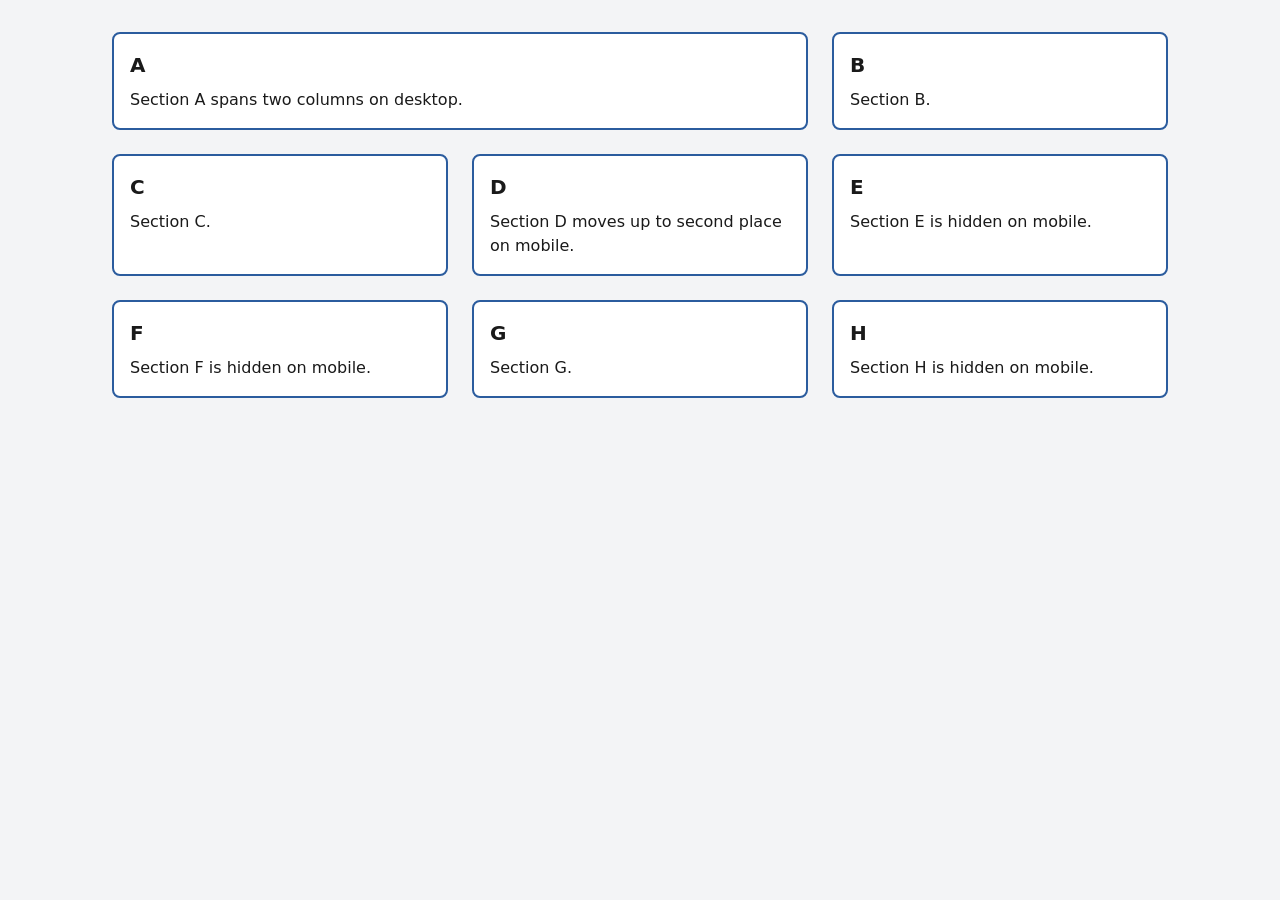
<file: q04-css/index.html>
<!DOCTYPE html>
<html lang="en">
<head>
  <meta charset="utf-8">
  <meta name="viewport" content="width=device-width, initial-scale=1">
  <title>Responsive layout: sections A to H</title>
  <link rel="stylesheet" href="style.css">
</head>
<body>
<main class="layout">
  <h1 class="visually-hidden">Layout test</h1>
 
  <section class="card" id="a" aria-labelledby="a-h"><h2 id="a-h">A</h2><p>Section A spans two columns on desktop.</p></section>
  <section class="card" id="b" aria-labelledby="b-h"><h2 id="b-h">B</h2><p>Section B.</p></section>
  <section class="card" id="c" aria-labelledby="c-h"><h2 id="c-h">C</h2><p>Section C.</p></section>
  <section class="card" id="d" aria-labelledby="d-h"><h2 id="d-h">D</h2><p>Section D moves up to second place on mobile.</p></section>
  <section class="card" id="e" aria-labelledby="e-h"><h2 id="e-h">E</h2><p>Section E is hidden on mobile.</p></section>
  <section class="card" id="f" aria-labelledby="f-h"><h2 id="f-h">F</h2><p>Section F is hidden on mobile.</p></section>
  <section class="card" id="g" aria-labelledby="g-h"><h2 id="g-h">G</h2><p>Section G.</p></section>
  <section class="card" id="h" aria-labelledby="h-h"><h2 id="h-h">H</h2><p>Section H is hidden on mobile.</p></section>
</main>
</body>
</html>
</file>
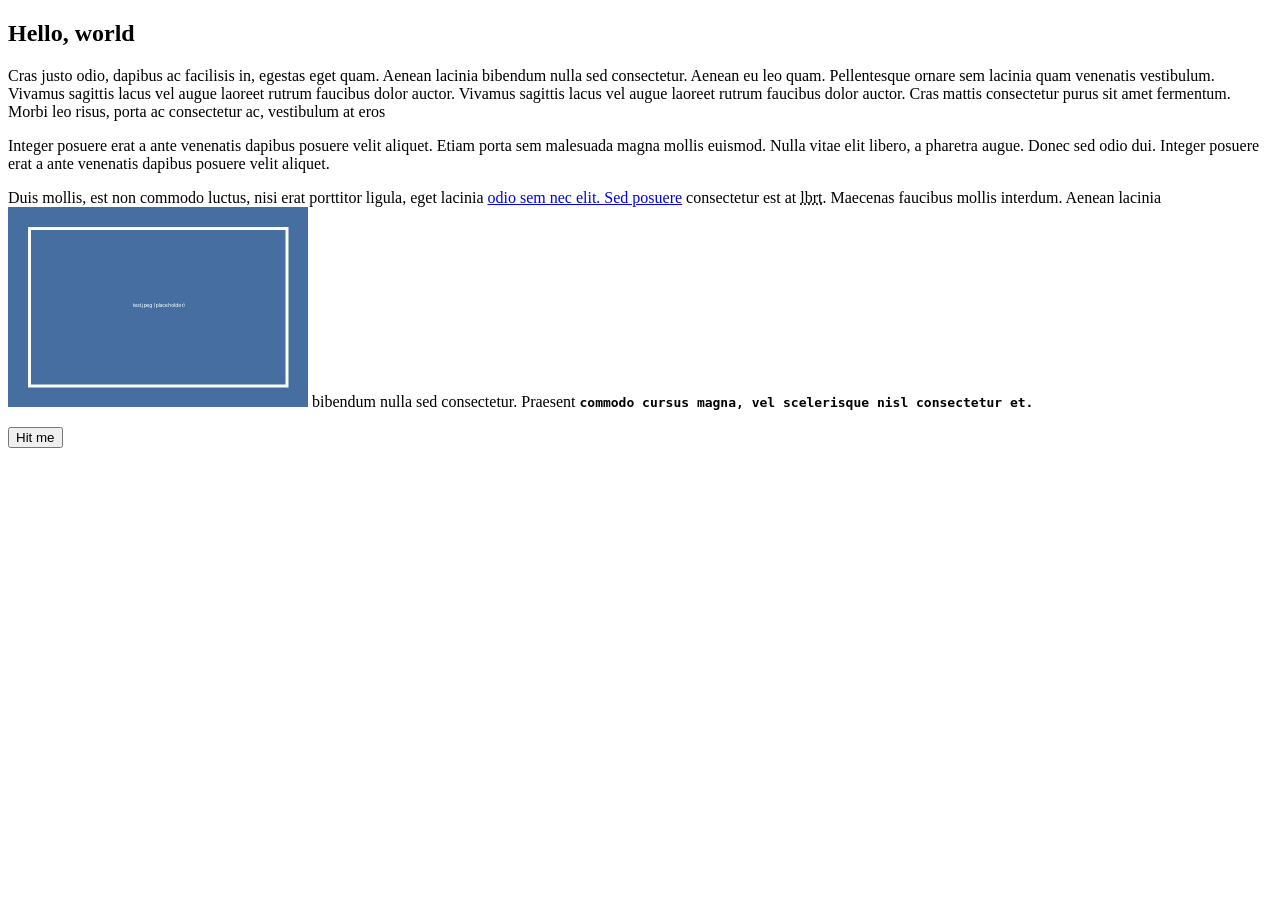
<file: q05-html/index.html>
<!DOCTYPE html>
<html lang="en">
<head>
  <meta charset="utf-8">
  <meta name="viewport" content="width=device-width, initial-scale=1">
  <title>Hello, world: a short example article</title>
  <meta name="description" content="A short example article used to practise clean, valid, accessible HTML with an image, a link, an abbreviation and a code sample.">
  <link rel="canonical" href="https://www.example.com/hello-world/">
  <meta property="og:type" content="article">
  <meta property="og:title" content="Hello, world: a short example article">
  <meta property="og:description" content="A short example article used to practise clean, valid, accessible HTML.">
  <meta property="og:image" content="https://www.example.com/test.jpeg">
</head>
<body>
<main>
  <article id="article">
    <h1>Hello, world</h1>
    <p>Cras justo odio, dapibus ac facilisis in, egestas eget quam. Aenean
    lacinia bibendum nulla sed consectetur. Aenean eu leo quam. Pellentesque
    ornare sem lacinia quam venenatis vestibulum. Vivamus sagittis lacus vel
    augue laoreet rutrum faucibus dolor
    auctor. Vivamus sagittis lacus vel augue laoreet rutrum faucibus
    dolor auctor. Cras mattis consectetur purus sit amet fermentum.
    Morbi leo risus, porta ac consectetur ac, vestibulum at eros</p>
    <p>Integer posuere erat a ante venenatis dapibus posuere velit
    aliquet. Etiam porta sem malesuada magna mollis euismod. Nulla vitae elit
    libero, a pharetra augue. Donec sed odio dui. Integer posuere erat a ante
    venenatis dapibus posuere velit aliquet.</p>
    <p>Duis mollis, est non commodo luctus, nisi erat porttitor
    ligula, eget lacinia <a href="https://www.bigcabal.com">odio sem nec
    elit. Sed posuere</a> consectetur est at <abbr
    title="lobortis">lbrt</abbr>. Maecenas faucibus mollis interdum. Aenean
    lacinia <img src="test.jpeg" alt="Placeholder test image: a blue rectangle with a white border" width="300" height="200" loading="lazy" decoding="async"> bibendum
    nulla sed consectetur. Praesent <code><b>commodo cursus magna, vel
    scelerisque nisl consectetur et.</b></code></p>
  </article>
  <button type="button" id="more">Hit me</button>
</main>
</body>
</html>
</file>
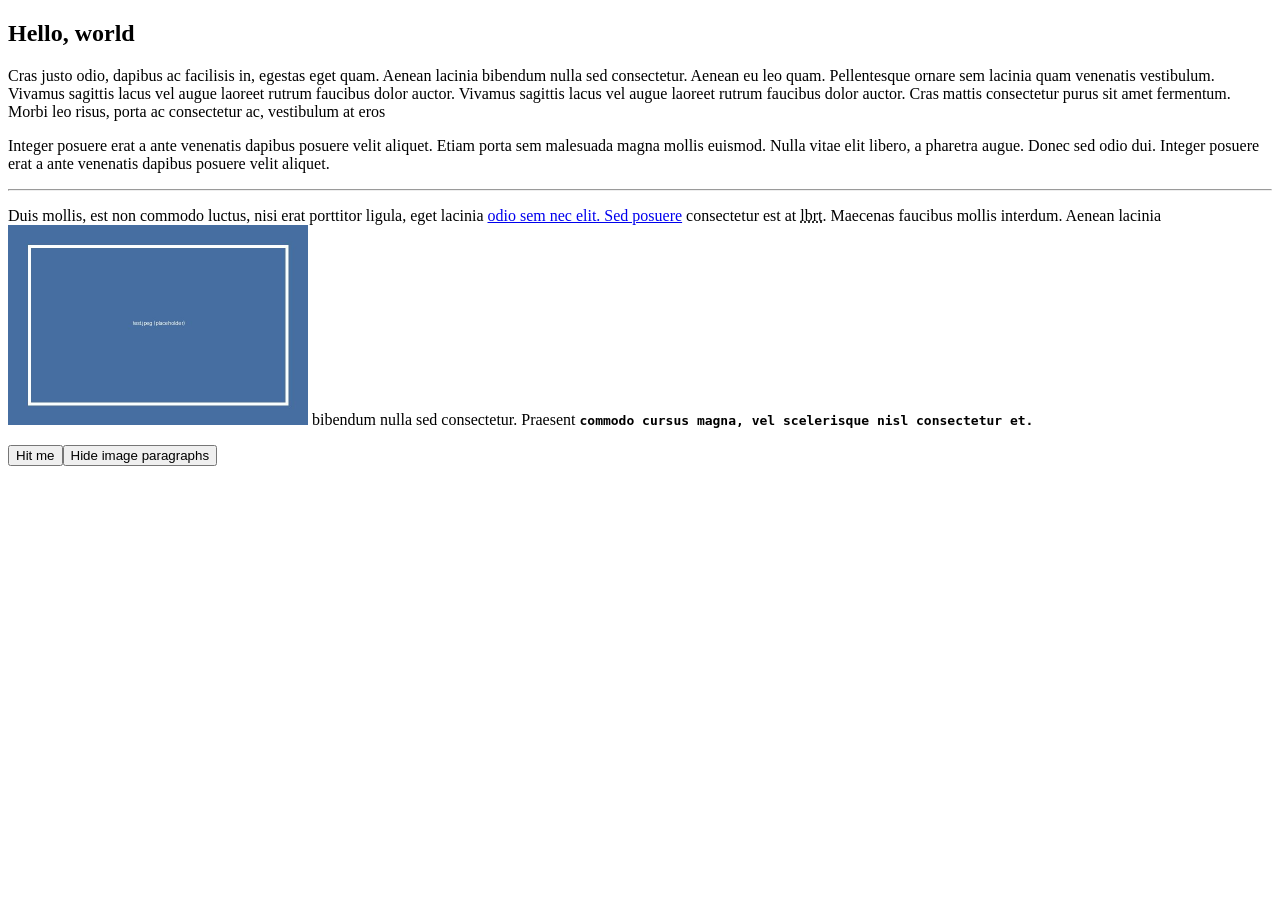
<file: q06-js/index.html>
<!DOCTYPE html>
<html lang="en">
<head>
  <meta charset="utf-8">
  <meta name="viewport" content="width=device-width, initial-scale=1">
  <title>Hello, world: a short example article</title>
  <meta name="description" content="A short example article used to practise clean, valid, accessible HTML with an image, a link, an abbreviation and a code sample.">
  <link rel="canonical" href="https://www.example.com/hello-world/">
  <meta property="og:type" content="article">
  <meta property="og:title" content="Hello, world: a short example article">
  <meta property="og:description" content="A short example article used to practise clean, valid, accessible HTML.">
  <meta property="og:image" content="https://www.example.com/test.jpeg">
</head>
<body>
<main>
  <article id="article">
    <h1>Hello, world</h1>
    <p>Cras justo odio, dapibus ac facilisis in, egestas eget quam. Aenean
    lacinia bibendum nulla sed consectetur. Aenean eu leo quam. Pellentesque
    ornare sem lacinia quam venenatis vestibulum. Vivamus sagittis lacus vel
    augue laoreet rutrum faucibus dolor
    auctor. Vivamus sagittis lacus vel augue laoreet rutrum faucibus
    dolor auctor. Cras mattis consectetur purus sit amet fermentum.
    Morbi leo risus, porta ac consectetur ac, vestibulum at eros</p>
    <p>Integer posuere erat a ante venenatis dapibus posuere velit
    aliquet. Etiam porta sem malesuada magna mollis euismod. Nulla vitae elit
    libero, a pharetra augue. Donec sed odio dui. Integer posuere erat a ante
    venenatis dapibus posuere velit aliquet.</p>
    <p>Duis mollis, est non commodo luctus, nisi erat porttitor
    ligula, eget lacinia <a href="https://www.bigcabal.com">odio sem nec
    elit. Sed posuere</a> consectetur est at <abbr
    title="lobortis">lbrt</abbr>. Maecenas faucibus mollis interdum. Aenean
    lacinia <img src="test.jpeg" alt="Placeholder test image: a blue rectangle with a white border" width="300" height="200" loading="lazy" decoding="async"> bibendum
    nulla sed consectetur. Praesent <code><b>commodo cursus magna, vel
    scelerisque nisl consectetur et.</b></code></p>
  </article>
  <button type="button" id="more">Hit me</button>
</main>
<script src="script.js" defer></script>
</body>
</html>
</file>
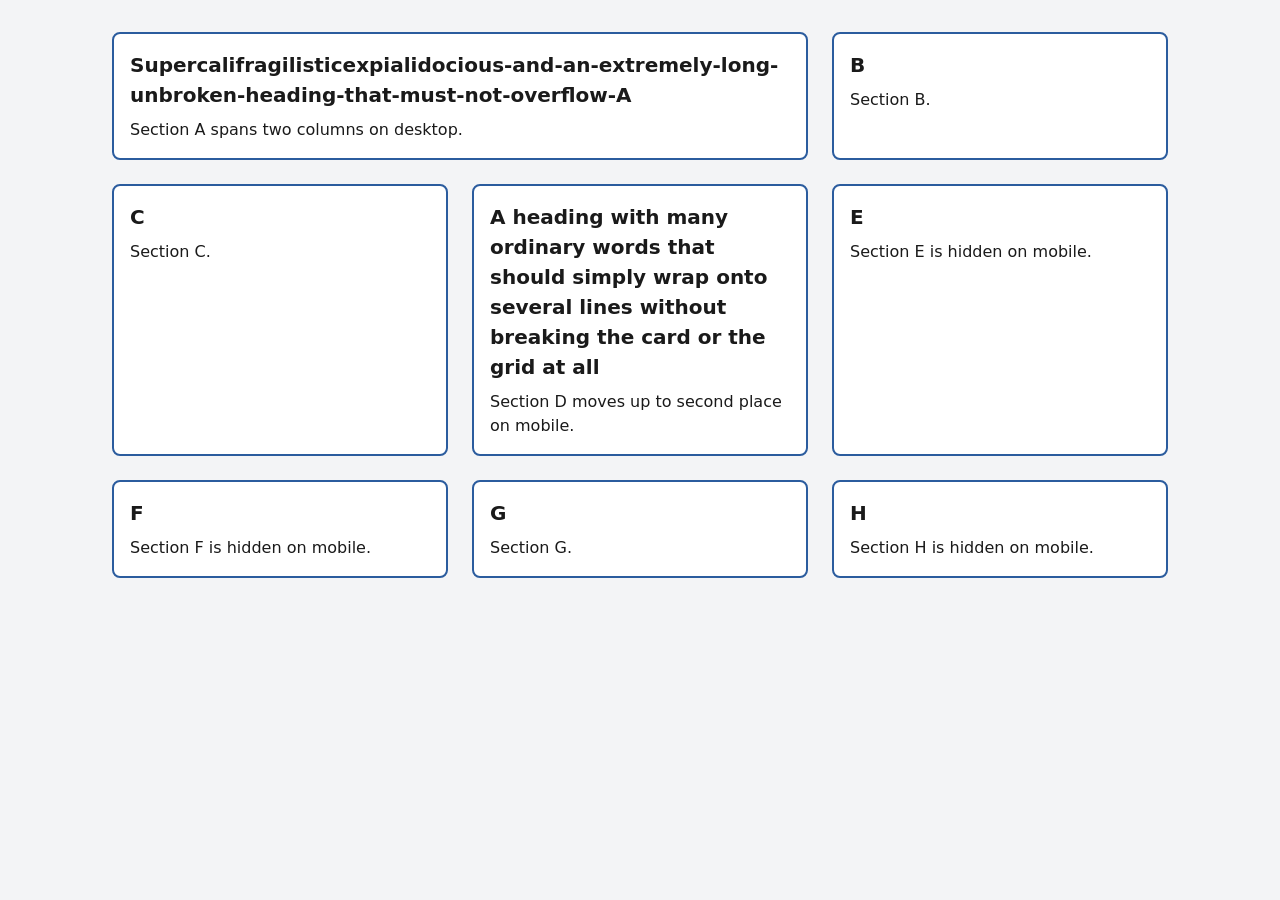
<file: q04-css/long-heading-test.html>
<!DOCTYPE html>
<html lang="en">
<head>
  <meta charset="utf-8">
  <meta name="viewport" content="width=device-width, initial-scale=1">
  <title>Responsive layout: sections A to H</title>
  <link rel="stylesheet" href="style.css">
</head>
<body>
<main class="layout">
  <h1 class="visually-hidden">Layout test</h1>

  <section class="card" id="a" aria-labelledby="a-h"><h2 id="a-h">Supercalifragilisticexpialidocious-and-an-extremely-long-unbroken-heading-that-must-not-overflow-A</h2><p>Section A spans two columns on desktop.</p></section>
  <section class="card" id="b" aria-labelledby="b-h"><h2 id="b-h">B</h2><p>Section B.</p></section>
  <section class="card" id="c" aria-labelledby="c-h"><h2 id="c-h">C</h2><p>Section C.</p></section>
  <section class="card" id="d" aria-labelledby="d-h"><h2 id="d-h">A heading with many ordinary words that should simply wrap onto several lines without breaking the card or the grid at all</h2><p>Section D moves up to second place on mobile.</p></section>
  <section class="card" id="e" aria-labelledby="e-h"><h2 id="e-h">E</h2><p>Section E is hidden on mobile.</p></section>
  <section class="card" id="f" aria-labelledby="f-h"><h2 id="f-h">F</h2><p>Section F is hidden on mobile.</p></section>
  <section class="card" id="g" aria-labelledby="g-h"><h2 id="g-h">G</h2><p>Section G.</p></section>
  <section class="card" id="h" aria-labelledby="h-h"><h2 id="h-h">H</h2><p>Section H is hidden on mobile.</p></section>
</main>
</body>
</html>
</file>
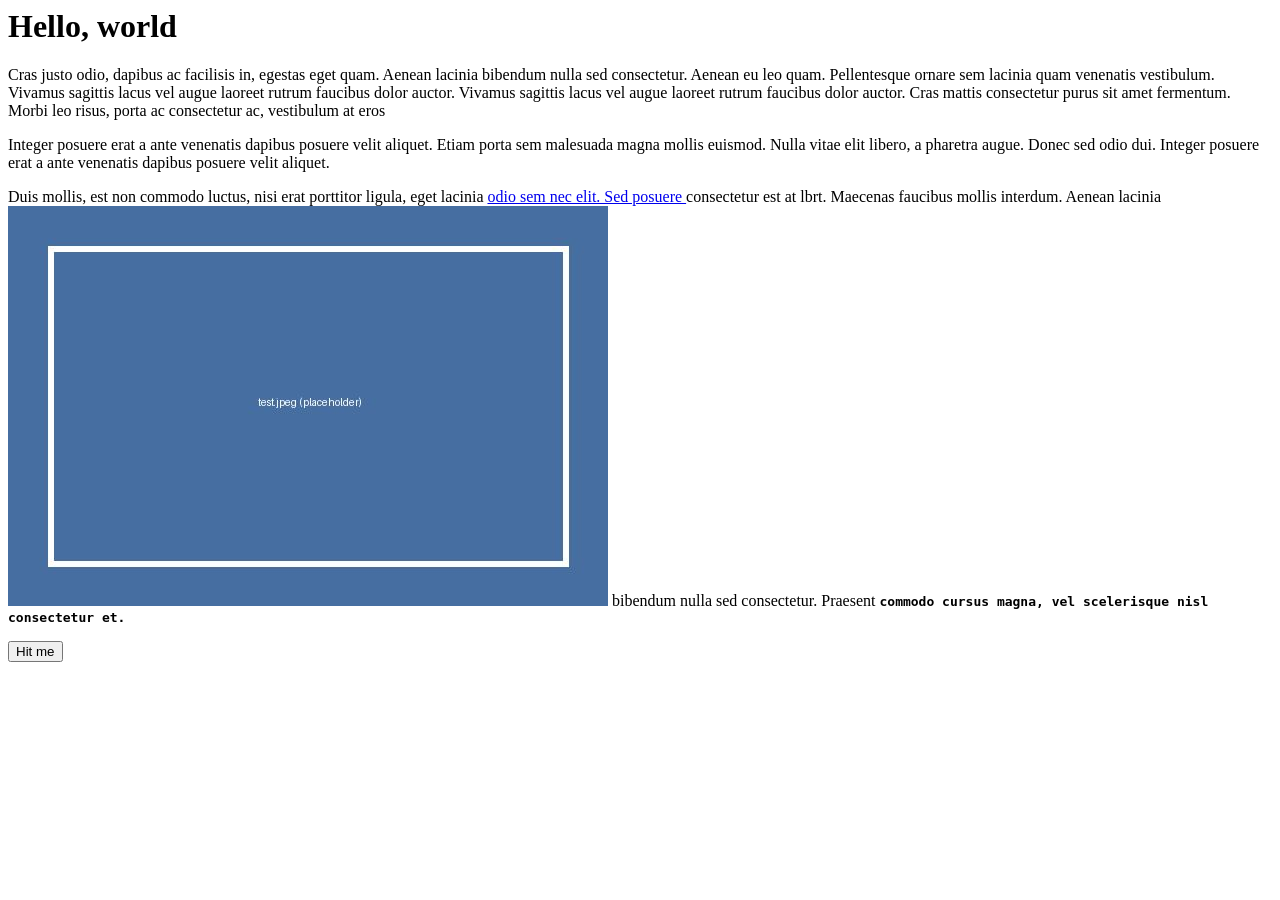
<file: q05-html/original.html>
<html><head><title>Example</title></head></html>
<body>
<h1>Hello, world</h1>
<p>Cras justo odio, dapibus ac facilisis in, egestas eget quam. Aenean
lacinia bibendum nulla sed consectetur. Aenean eu leo quam. Pellentesque
ornare sem lacinia quam venenatis vestibulum. Vivamus sagittis lacus vel
augue laoreet rutrum faucibus dolor
auctor. Vivamus sagittis lacus vel augue laoreet rutrum faucibus
dolor auctor. Cras mattis consectetur purus sit amet fermentum.
Morbi leo risus, porta ac consectetur ac, vestibulum at eros</p>
<p>Integer posuere erat a ante venenatis dapibus posuere velit
aliquet. Etiam porta sem malesuada magna mollis euismod. Nulla vitae elit
libero, a pharetra augue. Donec sed odio dui. Integer posuere erat a ante
venenatis dapibus posuere velit aliquet.</p>
<p>Duis mollis, est non commodo luctus, nisi erat porttitor
ligula, eget lacinia <a href=https://www.bigcabal.com> odio sem nec
elit. Sed posuere </a > consectetur est at <abbr
name="lobortis">lbrt</abbr>. Maecenas faucibus mollis interdum. Aenean
lacinia <img src=test.jpeg with=300 height=auto> bibendum
nulla sed consectetur. Praesent <code><b>commodo cursus magna, vel
scelerisque nisl consectetur et.</code></b></p>
<button>Hit me</button>
</body>
</file>
<file: q04-css/style.css>
/* ============== mobile first: one column until 48em (768px), then three ============== */
*, *::before, *::after { box-sizing: border-box; }
body { margin: 0; font: 1rem/1.5 system-ui, sans-serif; color: #1a1a1a; background: #f3f4f6; }

.layout {
  display: grid;
  /* ============== minmax(0,1fr): a long word shrinks the text, not the grid ============== */
  grid-template-columns: minmax(0, 1fr);
  gap: 1rem;
  max-width: 70rem;
  margin: 0 auto;
  padding: 1rem;
}

.card {
  /* ============== grid items may shrink below their content width ============== */
  min-width: 0;
  padding: 1rem;
  background: #fff;
  border: 2px solid #2b5c9e;
  border-radius: .5rem;
}
.card h2 { margin: 0 0 .5rem; font-size: 1.25rem; overflow-wrap: anywhere; hyphens: auto; }
.card p  { margin: 0; overflow-wrap: anywhere; }

/* ============== phone: visual order A D B C G, E F H hidden ============== */
#a { order: 1; }
#d { order: 2; }
#b { order: 3; }
#c { order: 4; }
#g { order: 5; }
/* ============== display:none also drops E F H from tab order and screen readers ============== */
#e, #f, #h { display: none; }

/* ============== desktop: three columns, A spans two, back to DOM order ============== */
@media (min-width: 48em) {
  .layout { grid-template-columns: repeat(3, minmax(0, 1fr)); padding: 2rem; gap: 1.5rem; }
  /* ============== same ID specificity as the phone rules, so this wins by source order ============== */
  #a, #b, #c, #d, #g { order: 0; }
  #e, #f, #h { display: block; }
  #a { grid-column: span 2; }
}

.visually-hidden {
  position: absolute; width: 1px; height: 1px; margin: -1px; padding: 0;
  overflow: hidden; clip: rect(0 0 0 0); white-space: nowrap; border: 0;
}
</file>
